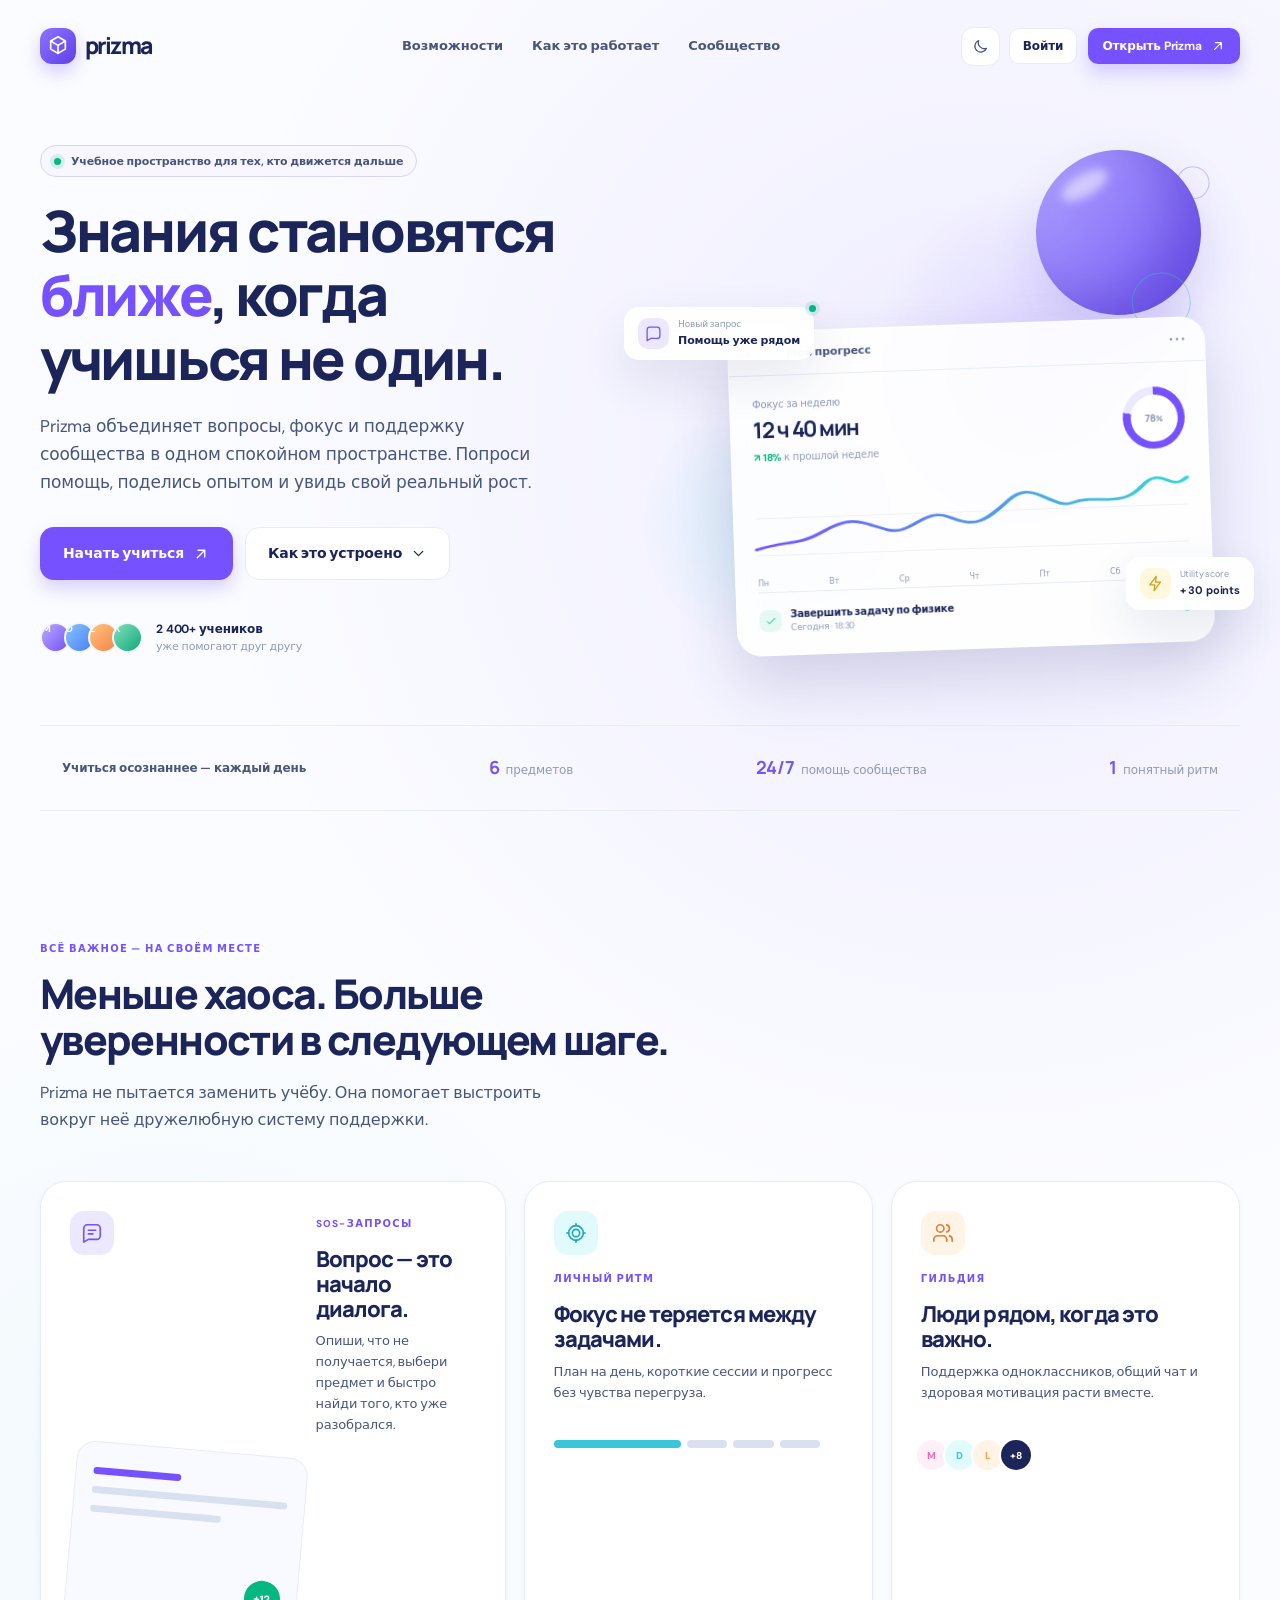
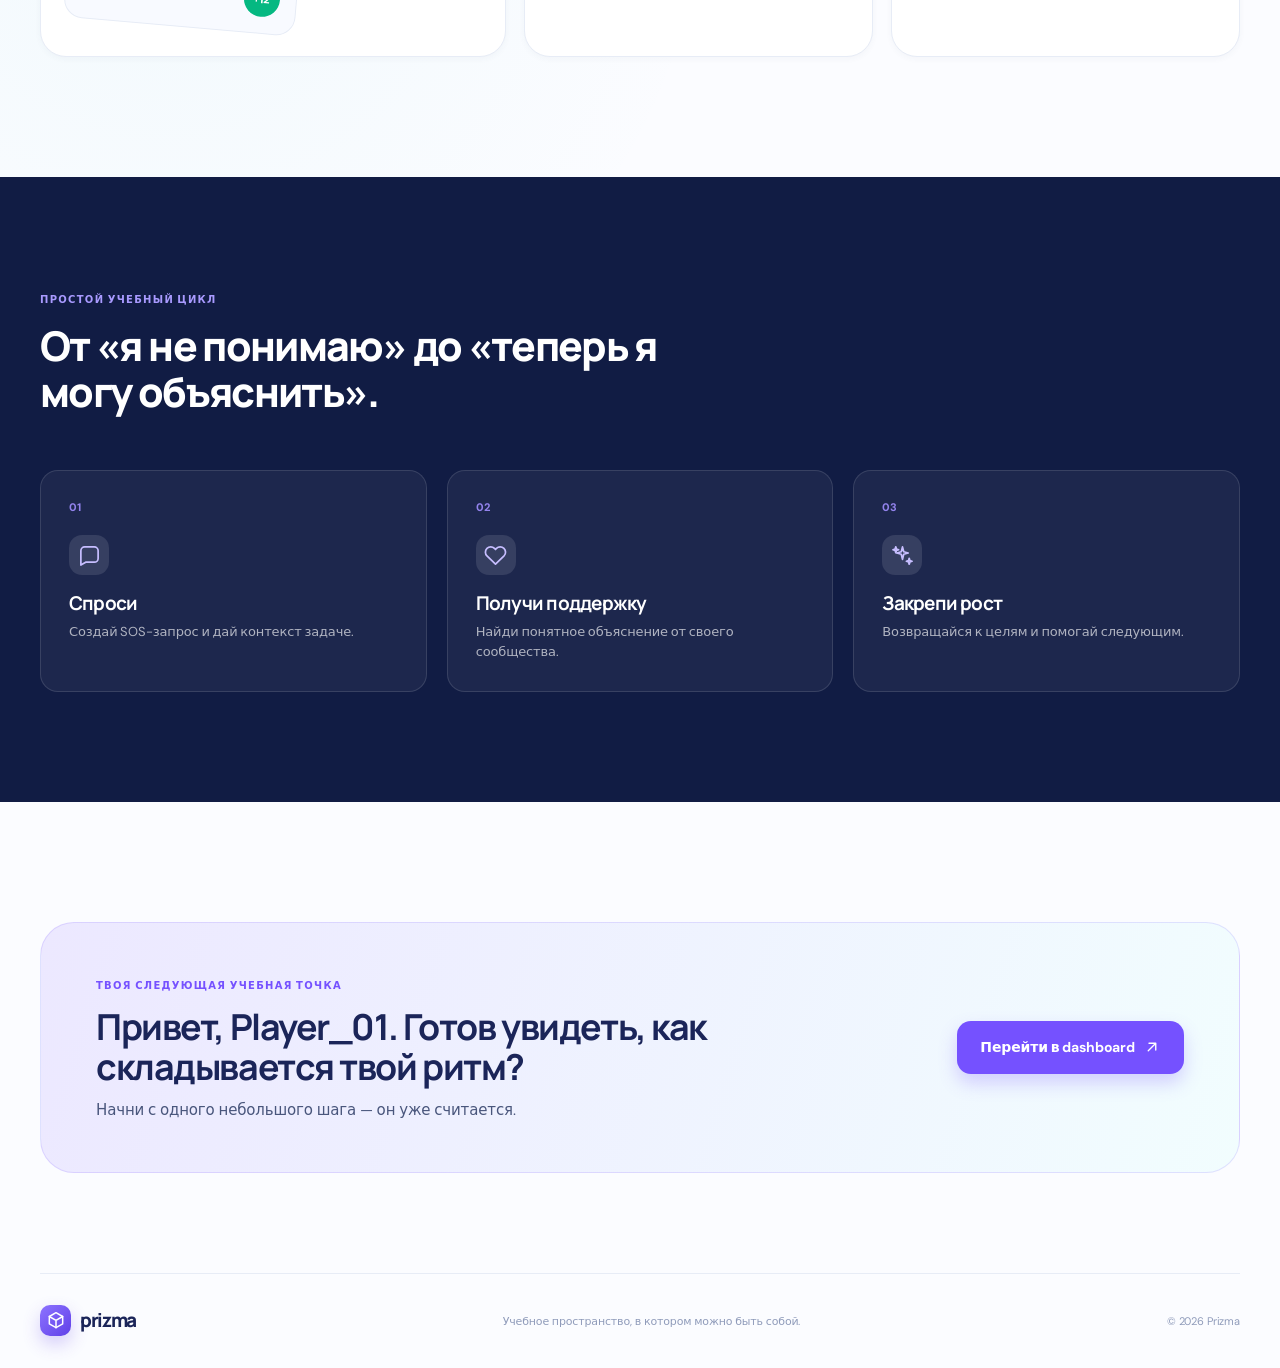
<file: index.html>
<!DOCTYPE html>
<html lang="ru">
<head>
  <meta charset="UTF-8">
  <meta name="viewport" content="width=device-width, initial-scale=1.0">
  <meta name="description" content="Prizma — учебное пространство для вопросов, фокуса и поддержки сообщества.">
  <meta name="theme-color" content="#f5f7ff">
  <title>Prizma — учиться в своём ритме</title>
  <link rel="icon" href="data:image/svg+xml,%3Csvg xmlns='http://www.w3.org/2000/svg' viewBox='0 0 24 24' fill='none' stroke='%237551ff' stroke-width='2'%3E%3Cpath d='m12 2 8 4.6v8.8L12 20l-8-4.6V6.6L12 2Z'/%3E%3Cpath d='m4 6.6 8 4.7 8-4.7M12 11.3V20'/%3E%3C/svg%3E">
  <link rel="stylesheet" href="css/prizma.css">
</head>
<body>
  <div id="app"></div>
  <script type="module" src="js/main.js"></script>
</body>
</html>
</file>
<file: css/prizma.css>
@import url('https://fonts.googleapis.com/css2?family=DM+Sans:opsz,wght@9..40,400;9..40,500;9..40,600;9..40,700;9..40,800&family=Manrope:wght@500;600;700;800&display=swap');

:root {
  color-scheme: light;
  --canvas: #f4f7fe;
  --canvas-deep: #eef2fc;
  --surface: #ffffff;
  --surface-subtle: #f8faff;
  --surface-muted: #f1f4fb;
  --surface-strong: #e9edfb;
  --ink: #1b2559;
  --ink-soft: #49567c;
  --muted: #8f9bba;
  --faint: #c7cfdf;
  --line: #e7ecf6;
  --line-strong: #d9e1f0;
  --primary: #7551ff;
  --primary-deep: #5b38e8;
  --primary-soft: #ece8ff;
  --cyan: #39c6d8;
  --cyan-soft: #e1fbfd;
  --green: #05b881;
  --green-soft: #e5f9f3;
  --orange: #ff9e42;
  --orange-soft: #fff4e6;
  --pink: #ef6bb7;
  --pink-soft: #fff0f8;
  --yellow: #f6c945;
  --yellow-soft: #fff8df;
  --danger: #e85663;
  --danger-soft: #fff0f1;
  --navy: #111c44;
  --shadow-xs: 0 2px 6px rgba(48, 65, 112, .04);
  --shadow-sm: 0 8px 24px rgba(48, 65, 112, .06);
  --shadow-md: 0 20px 48px rgba(48, 65, 112, .11);
  --shadow-lg: 0 32px 70px rgba(39, 35, 94, .16);
  --radius-xs: 8px;
  --radius-sm: 12px;
  --radius: 18px;
  --radius-lg: 26px;
  --radius-xl: 34px;
  --page-max: 1440px;
  --ease: cubic-bezier(.2, .8, .2, 1);
}

:root[data-theme='dark'] {
  color-scheme: dark;
  --canvas: #101527;
  --canvas-deep: #0c1122;
  --surface: #171e34;
  --surface-subtle: #1c2540;
  --surface-muted: #222d49;
  --surface-strong: #2a3655;
  --ink: #f1f4ff;
  --ink-soft: #c0c9e2;
  --muted: #8996ba;
  --faint: #536080;
  --line: #2a3651;
  --line-strong: #3a4868;
  --primary: #9075ff;
  --primary-deep: #7d5dff;
  --primary-soft: #2a2852;
  --cyan-soft: #133b48;
  --green-soft: #143d37;
  --orange-soft: #4b3320;
  --pink-soft: #48233d;
  --yellow-soft: #48401f;
  --danger-soft: #492832;
  --navy: #f4f6ff;
  --shadow-xs: 0 2px 8px rgba(0, 0, 0, .12);
  --shadow-sm: 0 10px 28px rgba(0, 0, 0, .17);
  --shadow-md: 0 24px 52px rgba(0, 0, 0, .24);
  --shadow-lg: 0 32px 78px rgba(0, 0, 0, .35);
}

* { box-sizing: border-box; }
html { min-width: 320px; min-height: 100%; background: var(--canvas); scroll-behavior: smooth; }
body { min-width: 320px; min-height: 100vh; margin: 0; background: var(--canvas); color: var(--ink); font-family: 'DM Sans', Inter, system-ui, sans-serif; font-size: 15px; line-height: 1.5; letter-spacing: -.01em; }
body.body--landing { background: #fbfcff; }
button, input, textarea, select { font: inherit; }
button { color: inherit; }
button, a { -webkit-tap-highlight-color: transparent; }
button:focus-visible, a:focus-visible, input:focus-visible, textarea:focus-visible, select:focus-visible { outline: 3px solid color-mix(in srgb, var(--primary) 37%, transparent); outline-offset: 2px; }
button:not(:disabled), [data-route], [data-action] { cursor: pointer; }
a { color: inherit; text-decoration: none; }
h1, h2, h3, h4, p { margin: 0; }
h1, h2, h3, h4 { font-family: 'Manrope', 'DM Sans', sans-serif; color: var(--ink); letter-spacing: -.04em; line-height: 1.12; }
svg.icon { display: block; flex: 0 0 auto; }

.container { width: min(calc(100% - 48px), 1200px); margin-inline: auto; }
.eyebrow { display: inline-flex; align-items: center; gap: 7px; color: var(--primary); font-size: 10px; font-weight: 800; letter-spacing: .13em; line-height: 1; text-transform: uppercase; }
.presence-dot { display: inline-block; width: 7px; height: 7px; border-radius: 50%; background: var(--green); box-shadow: 0 0 0 4px color-mix(in srgb, var(--green) 14%, transparent); }
.button { display: inline-flex; align-items: center; justify-content: center; gap: 8px; min-height: 44px; padding: 0 18px; border: 1px solid transparent; border-radius: 12px; background: transparent; color: var(--ink); font-size: 13px; font-weight: 700; letter-spacing: -.01em; transition: transform .2s var(--ease), box-shadow .2s var(--ease), background .2s var(--ease), border-color .2s var(--ease); }
.button:hover { transform: translateY(-1px); }
.button--primary { background: var(--primary); color: white; box-shadow: 0 9px 18px color-mix(in srgb, var(--primary) 25%, transparent); }
.button--primary:hover { background: var(--primary-deep); box-shadow: 0 12px 25px color-mix(in srgb, var(--primary) 35%, transparent); }
.button--soft { border-color: var(--primary-soft); background: var(--primary-soft); color: var(--primary-deep); }
.button--soft:hover { border-color: color-mix(in srgb, var(--primary) 25%, var(--primary-soft)); background: color-mix(in srgb, var(--primary) 16%, var(--surface)); }
.button--ghost { border-color: var(--line); background: var(--surface); }
.button--ghost:hover { border-color: var(--line-strong); background: var(--surface-subtle); }
.button--danger { border-color: color-mix(in srgb, var(--danger) 25%, var(--danger-soft)); background: var(--danger-soft); color: var(--danger); }
.button--danger:hover { background: color-mix(in srgb, var(--danger) 20%, var(--surface)); }
.button--large { min-height: 53px; padding-inline: 22px; font-size: 14px; border-radius: 14px; }
.button--compact { min-height: 36px; padding-inline: 13px; font-size: 12px; border-radius: 10px; }
.button--icon { width: 42px; min-height: 42px; padding: 0; }
.button--block { width: 100%; }
.text-button { display: inline-flex; align-items: center; gap: 5px; padding: 0; border: 0; background: none; color: var(--primary); font-size: 12px; font-weight: 700; }
.text-button:hover { color: var(--primary-deep); }
.text-button--light { color: rgba(255, 255, 255, .84); }
.text-button--light:hover { color: white; }
.icon-button { display: inline-grid; width: 39px; height: 39px; place-items: center; padding: 0; border: 1px solid var(--line); border-radius: 12px; background: var(--surface); color: var(--ink-soft); transition: all .2s var(--ease); }
.icon-button:hover { border-color: color-mix(in srgb, var(--primary) 30%, var(--line)); color: var(--primary); background: var(--primary-soft); }
.icon-button--small { width: 32px; height: 32px; border-radius: 10px; }
.theme-toggle { display: inline-grid; width: 39px; height: 39px; place-items: center; padding: 0; border: 1px solid var(--line); border-radius: 12px; background: var(--surface); color: var(--ink-soft); transition: all .2s var(--ease); }
.theme-toggle:hover { color: var(--primary); border-color: color-mix(in srgb, var(--primary) 35%, var(--line)); }

/* Branding and landing */
.brand { display: inline-flex; align-items: center; gap: 9px; padding: 0; border: 0; background: transparent; color: var(--ink); font-family: 'Manrope', sans-serif; font-size: 23px; font-weight: 800; letter-spacing: -.07em; }
.brand__mark { display: inline-grid; width: 36px; height: 36px; place-items: center; border-radius: 12px; background: linear-gradient(135deg, #8d73ff, #6040e8); color: #fff; box-shadow: 0 8px 18px rgba(91, 56, 232, .24); }
.brand__word { transform: translateY(-1px); }
.landing { overflow: hidden; background: radial-gradient(circle at 77% 15%, rgba(117, 81, 255, .09), transparent 29%), radial-gradient(circle at 13% 50%, rgba(65, 201, 214, .05), transparent 30%), #fbfcff; }
:root[data-theme='dark'] .landing { background: radial-gradient(circle at 77% 15%, rgba(144, 117, 255, .13), transparent 29%), radial-gradient(circle at 13% 50%, rgba(65, 201, 214, .08), transparent 30%), var(--canvas-deep); }
.landing-nav { display: flex; align-items: center; justify-content: space-between; height: 92px; gap: 22px; }
.landing-nav__links { display: flex; align-items: center; gap: 29px; margin-left: 70px; color: var(--ink-soft); font-size: 13px; font-weight: 600; }
.landing-nav__links button { padding: 0; border: 0; background: transparent; color: inherit; font-weight: inherit; }
.landing-nav__links button:hover { color: var(--primary); }
.landing-nav__actions { display: flex; align-items: center; gap: 9px; }
.landing-nav__cta { margin-left: 2px; }
.hero { display: grid; grid-template-columns: minmax(0, .94fr) minmax(500px, 1.06fr); align-items: center; min-height: 622px; padding: 53px 0 62px; gap: 36px; }
.hero__copy { position: relative; z-index: 1; max-width: 570px; padding-bottom: 8px; }
.hero__eyebrow { display: inline-flex; align-items: center; gap: 10px; min-height: 32px; padding: 0 13px; border: 1px solid color-mix(in srgb, var(--primary) 14%, var(--line)); border-radius: 100px; background: color-mix(in srgb, var(--primary) 5%, var(--surface)); color: var(--ink-soft); font-size: 11px; font-weight: 700; }
.hero h1 { max-width: 610px; margin-top: 22px; font-size: clamp(43px, 4.45vw, 68px); font-weight: 800; }
.hero h1 span { color: var(--primary); }
.hero__copy > p { max-width: 525px; margin-top: 22px; color: var(--ink-soft); font-size: 17px; line-height: 1.65; }
.hero__actions { display: flex; flex-wrap: wrap; align-items: center; gap: 12px; margin-top: 31px; }
.hero__people { display: flex; align-items: center; gap: 13px; margin-top: 40px; color: var(--muted); font-size: 11px; }
.hero__people strong, .hero__people span { display: block; }
.hero__people strong { color: var(--ink); font-size: 12px; }
.avatar-stack { display: flex; padding-left: 7px; }
.avatar-stack .avatar { margin-left: -7px; border: 2px solid var(--canvas); }
.avatar { display: inline-grid; overflow: hidden; width: 38px; height: 38px; place-items: center; border-radius: 50%; background: linear-gradient(135deg, #b2a3ff, #6d4ef3); color: white; font-size: 12px; font-weight: 800; line-height: 1; flex: 0 0 auto; }
.avatar img { width: 100%; height: 100%; object-fit: cover; }
.avatar--xs { width: 25px; height: 25px; font-size: 9px; }
.avatar--sm { width: 31px; height: 31px; font-size: 10px; }
.avatar--md { width: 40px; height: 40px; font-size: 13px; }
.avatar--lg { width: 44px; height: 44px; font-size: 14px; }
.avatar--xl { width: 66px; height: 66px; font-size: 21px; }
.avatar--xxl { width: 92px; height: 92px; font-size: 28px; }
.avatar--violet { background: linear-gradient(135deg, #baaaff, #7251f8); }
.avatar--blue { background: linear-gradient(135deg, #85c4ff, #4b7ff4); }
.avatar--cyan { background: linear-gradient(135deg, #83e3e9, #23bfcf); }
.avatar--green { background: linear-gradient(135deg, #80e1bb, #12a77b); }
.avatar--orange { background: linear-gradient(135deg, #ffc47f, #f38446); }
.avatar--pink { background: linear-gradient(135deg, #f9a0d1, #df5ca9); }
.avatar--yellow { background: linear-gradient(135deg, #ffe78e, #edb52e); color: #6b4b00; }
.avatar--muted { background: var(--surface-strong); color: var(--ink-soft); }
.hero__visual { position: relative; min-height: 502px; }
.hero-glow { position: absolute; z-index: 0; border-radius: 50%; filter: blur(2px); }
.hero-glow--one { top: 25px; right: 24px; width: 350px; height: 350px; background: radial-gradient(circle, rgba(129, 98, 255, .18), rgba(117, 81, 255, 0) 68%); }
.hero-glow--two { bottom: 8px; left: 20px; width: 245px; height: 245px; background: radial-gradient(circle, rgba(42, 205, 210, .14), rgba(42, 205, 210, 0) 72%); }
.hero-orb { position: absolute; top: -3px; right: 39px; z-index: 1; width: 165px; height: 165px; border-radius: 50%; background: linear-gradient(135deg, rgba(171, 157, 255, .95), rgba(100, 70, 243, .9)); box-shadow: inset -24px -23px 43px rgba(54, 28, 173, .26), 0 25px 50px rgba(93, 66, 217, .18); transform: rotate(-10deg); }
.hero-orb::before { content: ''; position: absolute; top: 19px; left: 32px; width: 51px; height: 22px; border-radius: 50%; background: rgba(255,255,255,.52); filter: blur(5px); transform: rotate(-20deg); }
.hero-orb span { position: absolute; top: 30px; right: -16px; width: 33px; height: 33px; border: 1px solid rgba(117, 81, 255, .35); border-radius: 50%; }
.hero-orb i { position: absolute; right: 23px; bottom: -23px; width: 59px; height: 59px; border: 1px solid rgba(43, 200, 210, .42); border-radius: 50%; }
.hero-window { position: absolute; z-index: 2; right: 30px; bottom: 6px; width: min(100%, 478px); overflow: hidden; border: 1px solid rgba(255,255,255,.8); border-radius: 25px; background: color-mix(in srgb, var(--surface) 88%, transparent); box-shadow: 0 28px 58px rgba(50, 48, 110, .17); backdrop-filter: blur(15px); transform: rotate(-2deg); }
:root[data-theme='dark'] .hero-window { border-color: rgba(255,255,255,.09); }
.hero-window__bar { display: flex; align-items: center; gap: 5px; height: 44px; padding: 0 17px; border-bottom: 1px solid var(--line); color: var(--muted); font-size: 11px; }
.hero-window__bar > span { width: 6px; height: 6px; border-radius: 50%; background: var(--faint); }
.hero-window__bar > span:first-child { background: var(--pink); }
.hero-window__bar > b { margin-left: 8px; color: var(--ink-soft); font-weight: 700; }
.hero-window__bar > em { margin-left: auto; font-style: normal; letter-spacing: 2px; }
.hero-window__body { padding: 21px 22px 19px; }
.hero-metric { display: flex; align-items: center; justify-content: space-between; }
.hero-metric > div > span, .hero-metric small { display: block; color: var(--muted); font-size: 10px; }
.hero-metric strong { display: block; margin: 2px 0 3px; color: var(--ink); font-family: 'Manrope', sans-serif; font-size: 22px; letter-spacing: -.05em; }
.hero-metric small b { color: var(--green); font-weight: 800; }
.hero-ring { display: grid; width: 62px; height: 62px; place-items: center; border-radius: 50%; background: conic-gradient(var(--primary) 0 78%, var(--primary-soft) 78% 100%); }
.hero-ring::before { content: ''; position: absolute; width: 47px; height: 47px; border-radius: 50%; background: var(--surface); }
.hero-ring span { position: relative; z-index: 1; color: var(--ink); font-family: 'Manrope'; font-size: 15px; font-weight: 800; }
.hero-ring small { display: inline; color: var(--muted); font-size: 8px; }
.hero-chart { position: relative; height: 113px; margin-top: 15px; border-bottom: 1px solid var(--line); }
.hero-chart::before, .hero-chart::after { content: ''; position: absolute; right: 0; left: 0; height: 1px; background: var(--line); opacity: .65; }
.hero-chart::before { top: 34%; }.hero-chart::after { top: 67%; }
.hero-chart svg { position: absolute; inset: 5px 0 22px; width: 100%; height: 78px; overflow: visible; }
.hero-chart__labels { position: absolute; right: 0; bottom: 3px; left: 0; display: flex; justify-content: space-between; color: var(--muted); font-size: 8px; }
.hero-task { display: flex; align-items: center; gap: 9px; padding-top: 14px; }
.hero-task__check { display: grid; width: 22px; height: 22px; place-items: center; border-radius: 8px; background: var(--green-soft); color: var(--green); }
.hero-task div { flex: 1; }
.hero-task strong, .hero-task small { display: block; }
.hero-task strong { color: var(--ink); font-size: 10px; }
.hero-task small { color: var(--muted); font-size: 9px; }
.subject-dot { display: inline-block; width: 8px; height: 8px; border-radius: 50%; background: var(--primary); }.subject-dot--blue { background: var(--cyan); }
.floating-card { position: absolute; z-index: 3; display: flex; align-items: center; gap: 9px; padding: 10px 13px; border: 1px solid rgba(255,255,255,.9); border-radius: 15px; background: color-mix(in srgb, var(--surface) 92%, transparent); box-shadow: var(--shadow-md); backdrop-filter: blur(12px); }
:root[data-theme='dark'] .floating-card { border-color: rgba(255,255,255,.1); }
.floating-card--ask { top: 154px; left: 1px; }.floating-card--score { right: -14px; bottom: 45px; }
.floating-card__icon { display: grid; width: 31px; height: 31px; place-items: center; border-radius: 10px; background: var(--primary-soft); color: var(--primary); }.floating-card__icon--yellow { background: var(--yellow-soft); color: #d69e12; }
.floating-card small, .floating-card strong { display: block; white-space: nowrap; }.floating-card small { color: var(--muted); font-size: 9px; }.floating-card strong { color: var(--ink); font-size: 11px; }
.floating-card > i { position: absolute; top: -3px; right: -3px; width: 7px; height: 7px; }
.trust-strip { display: flex; align-items: center; justify-content: space-between; min-height: 86px; padding: 0 22px; border-top: 1px solid var(--line); border-bottom: 1px solid var(--line); color: var(--muted); font-size: 12px; }
.trust-strip > span { color: var(--ink-soft); font-weight: 600; }.trust-strip div { display: flex; align-items: baseline; gap: 6px; }.trust-strip b { color: var(--primary); font-family: 'Manrope'; font-size: 18px; }
.feature-section { padding: 125px 0 120px; }.feature-section__intro { max-width: 670px; }.feature-section__intro h2, .flow-heading h2 { margin-top: 13px; font-size: clamp(30px, 3.2vw, 45px); font-weight: 800; }.feature-section__intro p { max-width: 560px; margin-top: 17px; color: var(--ink-soft); font-size: 16px; line-height: 1.65; }
.feature-grid { display: grid; grid-template-columns: 1.2fr .9fr .9fr; gap: 18px; margin-top: 48px; }.feature-card { position: relative; min-height: 315px; overflow: hidden; padding: 29px; border: 1px solid var(--line); border-radius: var(--radius-lg); background: var(--surface); box-shadow: var(--shadow-xs); }.feature-card:hover { border-color: color-mix(in srgb, var(--primary) 25%, var(--line)); box-shadow: var(--shadow-sm); }.feature-card--wide { display: grid; grid-template-columns: 1fr 160px; gap: 14px; }.feature-card h3 { max-width: 300px; margin-top: 14px; font-size: 22px; font-weight: 800; }.feature-card p { max-width: 310px; margin-top: 10px; color: var(--ink-soft); font-size: 13px; line-height: 1.6; }.feature-card__icon { display: grid; width: 44px; height: 44px; place-items: center; border-radius: 14px; }.feature-card__icon--violet { background: var(--primary-soft); color: var(--primary); }.feature-card__icon--cyan { background: var(--cyan-soft); color: #1da9ba; }.feature-card__icon--orange { background: var(--orange-soft); color: #e97d2d; }.feature-card .eyebrow { margin-top: 19px; }.feature-card--wide .eyebrow { margin-top: 0; }
.feature-card__preview { position: relative; align-self: end; height: 178px; padding: 25px 17px; border: 1px solid var(--line); border-radius: 19px; background: var(--surface-subtle); transform: rotate(5deg); }.preview-line { display: block; height: 7px; margin-bottom: 12px; border-radius: 999px; background: var(--line-strong); }.preview-line--short { width: 45%; background: var(--primary); }.preview-line--mid { width: 67%; }.preview-helper { position: absolute; right: 16px; bottom: 16px; display: grid; width: 36px; height: 36px; place-items: center; border-radius: 50%; background: var(--green); color: #fff; font-size: 11px; font-weight: 800; }.mini-progress { display: flex; gap: 6px; margin-top: 37px; }.mini-progress span, .mini-progress i { display: block; height: 8px; border-radius: 100px; }.mini-progress span { width: 44%; background: var(--cyan); }.mini-progress i { width: 14%; background: var(--line-strong); }.mini-avatars { display: flex; margin-top: 35px; }.mini-avatars span { display: grid; width: 34px; height: 34px; margin-left: -6px; place-items: center; border: 2px solid var(--surface); border-radius: 50%; background: var(--pink-soft); color: var(--pink); font-size: 10px; font-weight: 800; }.mini-avatars span:nth-child(2) { background: var(--cyan-soft); color: var(--cyan); }.mini-avatars span:nth-child(3) { background: var(--orange-soft); color: var(--orange); }.mini-avatars span:nth-child(4) { background: var(--ink); color: var(--surface); }
.flow-section { padding: 110px 0; background: var(--navy); color: white; }.flow-heading { max-width: 640px; }.flow-heading .eyebrow { color: #a99aff; }.flow-heading h2 { color: white; }.flow-steps { display: grid; grid-template-columns: repeat(3, 1fr); gap: 20px; margin-top: 55px; }.flow-steps article { position: relative; min-height: 207px; padding: 28px; border: 1px solid rgba(255,255,255,.12); border-radius: var(--radius); background: rgba(255,255,255,.05); }.flow-steps article > span { display: block; color: #9383ed; font-size: 11px; font-weight: 800; }.flow-steps i { display: grid; width: 40px; height: 40px; margin-top: 20px; place-items: center; border-radius: 13px; background: rgba(255,255,255,.11); color: #c7beff; }.flow-steps h3 { margin-top: 18px; color: white; font-size: 19px; }.flow-steps p { margin-top: 8px; color: rgba(255,255,255,.65); font-size: 13px; line-height: 1.55; }
.landing-cta { display: flex; align-items: center; justify-content: space-between; gap: 30px; margin-top: 120px; margin-bottom: 100px; padding: 50px 55px; border: 1px solid rgba(117,81,255,.16); border-radius: var(--radius-xl); background: linear-gradient(107deg, var(--primary-soft), color-mix(in srgb, var(--cyan-soft) 45%, var(--surface))); }.landing-cta h2 { max-width: 620px; margin-top: 12px; font-size: clamp(25px, 2.8vw, 38px); }.landing-cta p { margin-top: 12px; color: var(--ink-soft); }.landing-footer { display: flex; align-items: center; justify-content: space-between; gap: 15px; min-height: 95px; border-top: 1px solid var(--line); color: var(--muted); font-size: 11px; }.landing-footer .brand { font-size: 19px; }.landing-footer .brand__mark { width: 31px; height: 31px; border-radius: 10px; }

/* App shell */
.app-shell { display: grid; grid-template-columns: 272px minmax(0, 1fr); min-height: 100vh; background: var(--canvas); }.app-sidebar { position: sticky; top: 0; z-index: 20; display: flex; height: 100vh; flex-direction: column; padding: 23px 15px 16px; border-right: 1px solid var(--line); background: var(--surface); }.sidebar-top { display: flex; align-items: center; justify-content: space-between; padding: 0 9px 29px; }.brand--app { font-size: 21px; }.brand--app .brand__mark { width: 33px; height: 33px; border-radius: 10px; }.sidebar-close { display: none; }.app-navigation { display: flex; flex-direction: column; gap: 25px; }.nav-group { display: flex; flex-direction: column; gap: 7px; }.nav-group__label { padding-left: 13px; color: var(--muted); font-size: 9px; font-weight: 800; letter-spacing: .13em; text-transform: uppercase; }.nav-group__items { display: flex; flex-direction: column; gap: 2px; }.nav-item { position: relative; display: flex; min-height: 42px; align-items: center; gap: 12px; width: 100%; padding: 0 13px; border: 0; border-radius: 11px; background: transparent; color: var(--ink-soft); font-size: 13px; font-weight: 600; text-align: left; transition: all .18s var(--ease); }.nav-item:hover { background: var(--surface-subtle); color: var(--primary); }.nav-item--active { background: var(--primary-soft); color: var(--primary-deep); font-weight: 700; }.nav-item--active::before { content: ''; position: absolute; left: -15px; width: 3px; height: 21px; border-radius: 0 4px 4px 0; background: var(--primary); }.nav-item__icon { display: grid; color: currentColor; }.nav-item__badge { margin-left: auto; padding: 2px 6px; border-radius: 6px; background: color-mix(in srgb, var(--primary) 13%, var(--surface)); color: var(--primary); font-size: 8px; font-weight: 800; letter-spacing: .04em; }.sidebar-focus { margin-top: auto; padding: 16px; border-radius: 17px; background: linear-gradient(135deg, #7252f1, #5d3cdb); color: white; box-shadow: 0 13px 25px rgba(94,60,219,.21); }.sidebar-focus__top { display: flex; align-items: center; gap: 8px; color: rgba(255,255,255,.72); font-size: 10px; font-weight: 700; text-transform: uppercase; letter-spacing: .07em; }.sidebar-focus__icon { display: grid; color: #ddd7ff; }.sidebar-focus > strong { display: block; margin: 9px 0 10px; font-family: 'Manrope'; font-size: 15px; letter-spacing: -.03em; }.sidebar-focus .progress { height: 5px; background: rgba(255,255,255,.22); }.sidebar-focus .progress__fill { background: white; }.sidebar-focus .text-button { margin-top: 12px; font-size: 10px; }.sidebar-user { display: flex; align-items: center; gap: 10px; margin-top: 15px; padding: 11px 7px; }.sidebar-user__details { flex: 1; min-width: 0; padding: 0; border: 0; background: transparent; text-align: left; }.sidebar-user__details strong, .sidebar-user__details span { display: block; overflow: hidden; text-overflow: ellipsis; white-space: nowrap; }.sidebar-user__details strong { color: var(--ink); font-size: 12px; }.sidebar-user__details span { margin-top: 1px; color: var(--muted); font-size: 10px; }.app-main { min-width: 0; }.topbar { position: sticky; top: 0; z-index: 15; display: flex; min-height: 76px; align-items: center; justify-content: space-between; gap: 18px; padding: 14px clamp(23px, 3vw, 42px); border-bottom: 1px solid color-mix(in srgb, var(--line) 72%, transparent); background: color-mix(in srgb, var(--canvas) 86%, transparent); backdrop-filter: blur(16px); }.topbar__left, .topbar__right { display: flex; align-items: center; gap: 11px; }.breadcrumbs { display: flex; align-items: center; gap: 7px; color: var(--muted); font-size: 11px; }.breadcrumbs svg { color: var(--faint); }.breadcrumbs strong { color: var(--ink); font-weight: 700; }.menu-button { display: none; }.topbar-search { display: flex; min-width: 200px; align-items: center; gap: 9px; padding: 0 10px 0 12px; height: 39px; border: 1px solid var(--line); border-radius: 12px; background: var(--surface); color: var(--muted); font-size: 11px; text-align: left; transition: all .2s var(--ease); }.topbar-search:hover { border-color: var(--line-strong); color: var(--ink-soft); }.topbar-search kbd { margin-left: auto; padding: 2px 5px; border: 1px solid var(--line); border-radius: 5px; color: var(--muted); font-family: inherit; font-size: 9px; }.notification-button { position: relative; }.notification-button i { position: absolute; top: 8px; right: 8px; width: 6px; height: 6px; border: 1px solid var(--surface); border-radius: 50%; background: var(--pink); }.app-content { width: min(100%, var(--page-max)); margin-inline: auto; padding: 38px clamp(23px, 3vw, 42px) 54px; }.mobile-nav, .sidebar-scrim { display: none; }.page-enter { animation: page-in .35s var(--ease) both; }@keyframes page-in { from { opacity: 0; transform: translateY(7px); } to { opacity: 1; transform: translateY(0); } }
.page-title { display: flex; align-items: flex-end; justify-content: space-between; gap: 26px; margin-bottom: 29px; }.page-title h1 { margin-top: 7px; font-size: clamp(27px, 2.7vw, 37px); font-weight: 800; }.page-title p { max-width: 650px; margin-top: 10px; color: var(--ink-soft); font-size: 13px; }.page-title__actions { display: flex; flex-wrap: wrap; align-items: center; justify-content: flex-end; gap: 9px; }.date-pill { display: inline-flex; align-items: center; gap: 7px; height: 38px; padding: 0 11px; border: 1px solid var(--line); border-radius: 11px; background: var(--surface); color: var(--ink-soft); font-size: 11px; font-weight: 600; white-space: nowrap; }

/* Shared dashboard surfaces */
.section-card { border: 1px solid var(--line); border-radius: var(--radius); background: var(--surface); box-shadow: var(--shadow-xs); }.section-card:hover { box-shadow: var(--shadow-sm); }.card-heading { display: flex; align-items: flex-start; justify-content: space-between; gap: 14px; }.card-heading h2, .card-heading h3 { margin-top: 5px; font-size: 19px; font-weight: 800; }.section-heading { display: flex; align-items: flex-start; justify-content: space-between; gap: 16px; }.section-heading h2 { margin-top: 5px; font-size: 18px; font-weight: 800; }.section-heading p { margin-top: 6px; color: var(--muted); font-size: 11px; }.select-button { display: inline-flex; align-items: center; gap: 5px; min-height: 32px; padding: 0 8px; border: 1px solid var(--line); border-radius: 9px; background: var(--surface-subtle); color: var(--ink-soft); font-size: 10px; font-weight: 700; }.select-button:hover { color: var(--primary); border-color: color-mix(in srgb, var(--primary) 30%, var(--line)); }.progress { overflow: hidden; width: 100%; height: 7px; border-radius: 999px; background: var(--surface-strong); }.progress__fill { display: block; height: 100%; border-radius: inherit; transition: width .5s var(--ease); }.progress__fill--violet { background: linear-gradient(90deg, var(--primary), #a896ff); }.progress__fill--cyan { background: linear-gradient(90deg, #34bccc, #77e2e1); }.progress__fill--green { background: linear-gradient(90deg, #09b985, #6be2ba); }.progress__fill--orange { background: linear-gradient(90deg, #ff983b, #ffc471); }.progress__fill--pink { background: linear-gradient(90deg, #e965ad, #ffabda); }.progress__fill--blue { background: linear-gradient(90deg, #4d85f4, #80c8ff); }.progress__fill--yellow { background: linear-gradient(90deg, #e8b733, #ffe38b); }
.stats-grid { display: grid; gap: 16px; }.stats-grid--four { grid-template-columns: repeat(4, minmax(0, 1fr)); }.stat-card { position: relative; display: grid; min-height: 122px; grid-template-columns: 42px 1fr auto; align-content: start; gap: 10px; padding: 18px; border: 1px solid var(--line); border-radius: var(--radius); background: var(--surface); box-shadow: var(--shadow-xs); }.stat-card:hover { transform: translateY(-2px); box-shadow: var(--shadow-sm); }.stat-card__icon { display: grid; width: 41px; height: 41px; place-items: center; border-radius: 13px; }.stat-card__icon--violet { background: var(--primary-soft); color: var(--primary); }.stat-card__icon--pink { background: var(--pink-soft); color: var(--pink); }.stat-card__icon--orange { background: var(--orange-soft); color: var(--orange); }.stat-card__icon--yellow { background: var(--yellow-soft); color: #d69e12; }.stat-card__content span, .stat-card__content strong { display: block; }.stat-card__content span { padding-top: 1px; color: var(--muted); font-size: 10px; font-weight: 600; }.stat-card__content strong { margin-top: 4px; color: var(--ink); font-family: 'Manrope'; font-size: 19px; letter-spacing: -.05em; white-space: nowrap; }.stat-card__trend { padding-top: 2px; color: var(--green); font-size: 10px; font-weight: 800; }.stat-card__trend--negative { color: var(--danger); }.stat-card > small { grid-column: 1 / -1; align-self: end; color: var(--muted); font-size: 10px; }.dashboard-grid { display: grid; gap: 16px; margin-top: 16px; }.dashboard-grid--main { grid-template-columns: minmax(0, 1.65fr) minmax(290px, .75fr); }.dashboard-grid--bottom { grid-template-columns: 1.05fr 1.35fr 1.05fr; }.weekly-card, .level-card { min-height: 345px; padding: 24px; }.weekly-card__summary { display: flex; align-items: baseline; gap: 10px; margin-top: 25px; }.weekly-card__summary strong { color: var(--ink); font-family: 'Manrope'; font-size: 28px; letter-spacing: -.06em; }.weekly-card__summary span { color: var(--muted); font-size: 10px; }.weekly-card__summary b { color: var(--green); font-weight: 800; }.weekly-chart { position: relative; height: 203px; margin-top: 10px; }.weekly-chart__guides { position: absolute; inset: 9px 0 29px; display: flex; flex-direction: column; justify-content: space-between; }.weekly-chart__guides i { height: 1px; background: var(--line); }.weekly-chart svg { position: absolute; inset: 5px 0 28px; width: 100%; height: 165px; overflow: visible; }.weekly-chart__labels { position: absolute; right: 4px; bottom: 0; left: 4px; display: flex; justify-content: space-between; color: var(--muted); font-size: 10px; }.chart-point { position: absolute; z-index: 2; display: grid; width: 9px; height: 9px; border: 2px solid var(--surface); border-radius: 50%; background: var(--cyan); box-shadow: 0 0 0 2px var(--cyan); }.chart-point b { position: absolute; bottom: 15px; left: 50%; padding: 4px 6px; border-radius: 5px; background: var(--ink); color: var(--surface); font-size: 9px; font-weight: 700; white-space: nowrap; transform: translateX(-50%); }.level-card { display: flex; flex-direction: column; }.level-badge { padding: 5px 8px; border-radius: 7px; background: var(--primary-soft); color: var(--primary); font-size: 10px; font-weight: 800; }.level-card__center { display: flex; align-items: center; gap: 18px; margin: auto 0 20px; }.level-orbit { position: relative; display: grid; width: 112px; height: 112px; flex: 0 0 auto; place-items: center; border-radius: 50%; background: conic-gradient(var(--primary) 0 66%, var(--cyan) 66% 78%, var(--primary-soft) 78% 100%); }.level-orbit::after { content: ''; position: absolute; inset: 9px; border-radius: 50%; background: var(--surface); }.level-orbit__inner { position: relative; z-index: 1; text-align: center; }.level-orbit strong, .level-orbit span { display: block; }.level-orbit strong { font-family: 'Manrope'; font-size: 22px; letter-spacing: -.06em; }.level-orbit span { color: var(--muted); font-size: 9px; }.level-card__center p { color: var(--ink-soft); font-size: 11px; line-height: 1.55; }.level-card__progress > div { display: flex; justify-content: space-between; margin-bottom: 7px; color: var(--muted); font-size: 10px; }.level-card__progress strong { color: var(--primary); font-size: 10px; }.today-card, .request-preview-card, .activity-card { min-height: 313px; padding: 21px; }.timeline-list { display: flex; flex-direction: column; gap: 18px; margin-top: 23px; }.timeline-task { display: grid; grid-template-columns: 35px 25px 1fr; align-items: start; gap: 9px; }.timeline-task__time { padding-top: 4px; color: var(--muted); font-size: 10px; font-weight: 700; }.task-check { display: grid; width: 21px; height: 21px; place-items: center; padding: 0; border: 1.5px solid var(--line-strong); border-radius: 7px; background: var(--surface); color: white; }.timeline-task--done .task-check, .focus-task--done .task-check { border-color: var(--green); background: var(--green); }.timeline-task > div strong, .timeline-task > div span { display: block; }.timeline-task > div strong { color: var(--ink); font-size: 11px; }.timeline-task--done > div strong { color: var(--muted); text-decoration: line-through; }.timeline-task > div span { display: flex; align-items: center; gap: 4px; margin-top: 4px; color: var(--muted); font-size: 9px; }.subject-tag { display: inline-flex; width: fit-content; align-items: center; gap: 4px; min-height: 21px; padding: 0 7px; border-radius: 7px; font-size: 9px; font-weight: 800; white-space: nowrap; }.subject-tag--violet { background: var(--primary-soft); color: var(--primary-deep); }.subject-tag--blue { background: #eaf3ff; color: #427ae6; }.subject-tag--green { background: var(--green-soft); color: #08946c; }.subject-tag--orange { background: var(--orange-soft); color: #db772a; }.subject-tag--pink { background: var(--pink-soft); color: #d859a0; }.subject-tag--cyan { background: var(--cyan-soft); color: #149ead; }:root[data-theme='dark'] .subject-tag--blue { background: #1d3455; color: #7eb8ff; }
.compact-request-list { display: flex; flex-direction: column; gap: 8px; margin-top: 17px; }.request-preview-card .request-card { padding: 12px; border-radius: 12px; box-shadow: none; }.request-preview-card .request-card__top { margin-bottom: 6px; }.request-preview-card .request-card h3 { font-size: 11px; }.request-preview-card .request-card__bottom { margin-top: 9px; }.request-preview-card .request-author { font-size: 9px; }.request-preview-card .button { min-height: 29px; padding: 0 9px; font-size: 9px; }.activity-list { display: flex; flex-direction: column; gap: 14px; margin-top: 19px; }.activity-row { display: grid; grid-template-columns: 29px minmax(0,1fr) auto; gap: 8px; align-items: start; }.activity-row__icon { display: grid; width: 28px; height: 28px; place-items: center; border-radius: 9px; }.activity-row__icon--pink { background: var(--pink-soft); color: var(--pink); }.activity-row__icon--orange { background: var(--orange-soft); color: var(--orange); }.activity-row__icon--cyan { background: var(--cyan-soft); color: var(--cyan); }.activity-row strong, .activity-row p { display: block; }.activity-row strong { color: var(--ink); font-size: 10px; line-height: 1.35; }.activity-row p { margin-top: 2px; color: var(--muted); font-size: 9px; line-height: 1.35; }.activity-row time { color: var(--muted); font-size: 9px; white-space: nowrap; }

/* SOS requests */
.sos-layout { display: grid; grid-template-columns: minmax(0, 1fr) 277px; gap: 18px; }.sos-main { min-width: 0; }.search-and-filter { padding: 15px; }.search-field { display: flex; align-items: center; gap: 9px; height: 45px; padding: 0 11px; border: 1px solid var(--line); border-radius: 12px; background: var(--surface-subtle); color: var(--muted); transition: border-color .2s var(--ease), box-shadow .2s var(--ease); }.search-field:focus-within { border-color: color-mix(in srgb, var(--primary) 45%, var(--line)); box-shadow: 0 0 0 4px color-mix(in srgb, var(--primary) 10%, transparent); }.search-field input { min-width: 0; flex: 1; border: 0; outline: 0; background: transparent; color: var(--ink); font-size: 12px; }.search-field input::placeholder { color: var(--muted); }.search-field kbd { padding: 2px 5px; border: 1px solid var(--line); border-radius: 5px; color: var(--muted); font-size: 9px; }.filter-row { display: flex; gap: 7px; overflow-x: auto; padding-top: 13px; scrollbar-width: none; }.filter-row::-webkit-scrollbar { display: none; }.filter-chip { display: inline-flex; min-height: 30px; align-items: center; gap: 5px; padding: 0 9px; border: 1px solid var(--line); border-radius: 8px; background: var(--surface); color: var(--ink-soft); font-size: 10px; font-weight: 700; white-space: nowrap; }.filter-chip:hover { color: var(--primary); border-color: color-mix(in srgb, var(--primary) 32%, var(--line)); }.filter-chip--active { border-color: var(--primary); background: var(--primary); color: white; }.filter-chip span { padding: 1px 5px; border-radius: 5px; background: rgba(255,255,255,.2); }.feed-heading { display: flex; align-items: flex-end; justify-content: space-between; gap: 13px; margin: 27px 2px 14px; }.feed-heading h2 { margin-top: 4px; font-size: 18px; }.request-list { display: flex; flex-direction: column; gap: 11px; }.request-card { padding: 18px; border: 1px solid var(--line); border-radius: var(--radius); background: var(--surface); box-shadow: var(--shadow-xs); transition: transform .2s var(--ease), box-shadow .2s var(--ease), border-color .2s var(--ease); }.request-card:hover { border-color: color-mix(in srgb, var(--primary) 27%, var(--line)); box-shadow: var(--shadow-sm); transform: translateY(-1px); }.request-card--resolved { opacity: .73; }.request-card__top, .request-card__bottom { display: flex; align-items: center; justify-content: space-between; gap: 12px; }.request-card__time { color: var(--muted); font-size: 10px; }.request-card h3 { max-width: 800px; margin-top: 12px; font-size: 15px; font-weight: 800; line-height: 1.38; }.request-card > p { margin-top: 6px; color: var(--ink-soft); font-size: 11px; line-height: 1.55; }.request-card__bottom { margin-top: 15px; }.request-author { display: flex; align-items: center; gap: 7px; color: var(--ink-soft); font-size: 10px; font-weight: 700; }.request-card__actions { display: flex; align-items: center; gap: 8px; }.reward-pill { display: inline-flex; align-items: center; gap: 3px; color: #c78e10; font-size: 10px; font-weight: 800; }.status-pill { display: inline-flex; align-items: center; gap: 4px; min-height: 28px; padding: 0 8px; border-radius: 8px; font-size: 9px; font-weight: 800; }.status-pill--success { background: var(--green-soft); color: var(--green); }.request-delete { color: var(--danger); }.sos-aside { display: flex; flex-direction: column; gap: 16px; }.ask-card { padding: 22px; background: linear-gradient(140deg, #7254ed, #5533cf); color: white; box-shadow: 0 18px 36px rgba(91,56,232,.23); }.ask-card .eyebrow { margin-top: 18px; color: #d6ceff; }.ask-card__icon { display: grid; width: 42px; height: 42px; place-items: center; border-radius: 13px; background: rgba(255,255,255,.13); color: #fff; }.ask-card h3 { margin-top: 11px; color: white; font-size: 20px; }.ask-card p { margin-top: 10px; color: rgba(255,255,255,.75); font-size: 11px; line-height: 1.6; }.ask-card .button { margin-top: 20px; background: white; color: var(--primary-deep); box-shadow: none; }.subject-stat-card { padding: 19px; }.subject-stat-card h3 { font-size: 16px; }.subject-stat-list { display: flex; flex-direction: column; gap: 12px; margin-top: 19px; }.subject-stat-list > div { display: grid; grid-template-columns: 1fr 22px; align-items: center; gap: 6px 9px; }.subject-stat-list b { color: var(--ink); font-size: 10px; text-align: right; }.subject-stat-list .progress { grid-column: 1 / -1; height: 4px; }.empty-state { display: flex; min-height: 230px; align-items: center; justify-content: center; flex-direction: column; padding: 27px; border: 1px dashed var(--line-strong); border-radius: var(--radius); background: var(--surface-subtle); text-align: center; }.empty-state__icon { display: grid; width: 46px; height: 46px; place-items: center; border-radius: 15px; background: var(--primary-soft); color: var(--primary); }.empty-state h3 { margin-top: 12px; font-size: 16px; }.empty-state p { max-width: 270px; margin-top: 6px; color: var(--muted); font-size: 11px; }.empty-state .button { margin-top: 16px; }

/* Subjects */
.subject-explorer { display: grid; grid-template-columns: repeat(3, minmax(0, 1fr)); gap: 16px; }.subject-explorer-card { position: relative; min-height: 339px; overflow: hidden; padding: 22px; border: 1px solid var(--line); border-radius: var(--radius); background: var(--surface); box-shadow: var(--shadow-xs); }.subject-explorer-card::after { content: ''; position: absolute; top: -42px; right: -39px; width: 138px; height: 138px; border-radius: 50%; opacity: .75; }.subject-explorer-card--violet::after { background: var(--primary-soft); }.subject-explorer-card--blue::after { background: #e7f2ff; }.subject-explorer-card--green::after { background: var(--green-soft); }.subject-explorer-card--orange::after { background: var(--orange-soft); }.subject-explorer-card--pink::after { background: var(--pink-soft); }.subject-explorer-card--cyan::after { background: var(--cyan-soft); }:root[data-theme='dark'] .subject-explorer-card--blue::after { background: #1d3455; }.subject-explorer-card__top { position: relative; z-index: 1; display: flex; align-items: flex-start; justify-content: space-between; }.subject-explorer-card__symbol { display: grid; width: 49px; height: 49px; place-items: center; border-radius: 16px; background: var(--surface-subtle); color: var(--ink); font-size: 22px; box-shadow: var(--shadow-xs); }.subject-open-count { padding: 4px 7px; border-radius: 7px; background: var(--surface-subtle); color: var(--muted); font-size: 9px; font-weight: 800; }.subject-explorer-card h2 { margin-top: 19px; font-size: 21px; }.subject-explorer-card > p { min-height: 35px; margin-top: 6px; color: var(--ink-soft); font-size: 11px; line-height: 1.55; }.resource-list { display: flex; flex-direction: column; gap: 7px; margin-top: 17px; }.resource-row { display: grid; grid-template-columns: 52px minmax(0, 1fr) 15px; align-items: center; gap: 8px; width: 100%; padding: 8px; border: 1px solid transparent; border-radius: 10px; background: var(--surface-subtle); color: var(--ink); text-align: left; }.resource-row:hover { border-color: var(--line-strong); }.resource-row__type { color: var(--primary); font-size: 8px; font-weight: 800; text-transform: uppercase; }.resource-row strong, .resource-row small { display: block; overflow: hidden; text-overflow: ellipsis; white-space: nowrap; }.resource-row strong { font-size: 9px; }.resource-row small { display: flex; align-items: center; gap: 3px; margin-top: 2px; color: var(--muted); font-size: 8px; }.resource-row > i { color: var(--muted); }.subject-explorer-card > .text-button { position: absolute; bottom: 21px; left: 22px; }.study-callout { display: flex; align-items: center; gap: 20px; margin-top: 21px; padding: 29px; border: 1px solid color-mix(in srgb, var(--cyan) 18%, var(--line)); border-radius: var(--radius); background: linear-gradient(105deg, color-mix(in srgb, var(--cyan-soft) 58%, var(--surface)), var(--surface)); }.study-callout__mark { display: grid; width: 53px; height: 53px; flex: 0 0 auto; place-items: center; border-radius: 17px; background: var(--cyan-soft); color: var(--cyan); }.study-callout > div:nth-child(2) { flex: 1; }.study-callout h2 { margin-top: 6px; font-size: 19px; }.study-callout p { margin-top: 6px; color: var(--ink-soft); font-size: 11px; }

/* Guild and leaderboard */
.guild-overview { display: grid; grid-template-columns: minmax(0, 1fr) 280px; gap: 17px; }.guild-hero-card { position: relative; display: flex; min-height: 252px; overflow: hidden; padding: 30px; border-radius: var(--radius-lg); background: linear-gradient(122deg, #352382, #7253ed); color: white; box-shadow: 0 20px 42px rgba(93,60,219,.23); }.guild-hero-card__copy { position: relative; z-index: 1; max-width: 495px; }.guild-hero-card .eyebrow { color: #c9c0ff; }.guild-hero-card h2 { margin-top: 10px; color: white; font-size: 27px; }.guild-hero-card p { max-width: 460px; margin-top: 10px; color: rgba(255,255,255,.7); font-size: 12px; line-height: 1.65; }.guild-hero-card__stats { display: flex; gap: 32px; margin-top: 24px; }.guild-hero-card__stats div { display: flex; flex-direction: column; }.guild-hero-card__stats b { font-family: 'Manrope'; font-size: 18px; }.guild-hero-card__stats span { color: rgba(255,255,255,.64); font-size: 9px; }.guild-hero-card__art { position: absolute; right: 35px; bottom: 0; width: 213px; height: 100%; }.guild-shape { position: absolute; display: block; border-radius: 50%; }.guild-shape--one { top: 18px; right: 3px; width: 145px; height: 145px; border: 1px solid rgba(255,255,255,.25); }.guild-shape--two { right: 43px; bottom: -39px; width: 170px; height: 170px; background: rgba(174, 151, 255, .32); }.guild-shape--three { top: 47px; left: 12px; width: 20px; height: 20px; background: #42ddd8; box-shadow: 31px 113px 0 -4px #ffa747; }.guild-hero-orb { position: absolute; top: 62px; right: 37px; display: grid; width: 83px; height: 83px; place-items: center; border: 1px solid rgba(255,255,255,.38); border-radius: 29px; background: rgba(255,255,255,.15); color: white; box-shadow: inset 0 1px rgba(255,255,255,.2); transform: rotate(19deg); }.guild-quest-card { padding: 24px; }.guild-quest-card h3 { margin-top: 9px; font-size: 18px; }.guild-quest-card p { margin: 7px 0 17px; color: var(--ink-soft); font-size: 11px; line-height: 1.55; }.guild-quest-card > div:last-child { display: flex; justify-content: space-between; margin-top: 8px; color: var(--muted); font-size: 9px; }.guild-quest-card > div:last-child strong { color: var(--primary); font-weight: 800; }.guild-grid { display: grid; grid-template-columns: .84fr 1.16fr; gap: 17px; margin-top: 17px; }.guild-members-card, .guild-chat-card { min-height: 461px; padding: 23px; }.member-list { display: flex; flex-direction: column; gap: 6px; margin-top: 20px; }.member-row { display: grid; grid-template-columns: 41px minmax(0, 1fr) auto; align-items: center; gap: 10px; padding: 8px 7px; border-radius: 12px; }.member-row:hover { background: var(--surface-subtle); }.member-row__avatar-wrap { position: relative; }.member-status { position: absolute; right: -1px; bottom: -1px; width: 10px; height: 10px; border: 2px solid var(--surface); border-radius: 50%; }.member-status--online { background: var(--green); }.member-status--away { background: var(--yellow); }.member-status--offline { background: var(--faint); }.member-row strong, .member-row span { display: block; overflow: hidden; text-overflow: ellipsis; white-space: nowrap; }.member-row strong { font-size: 11px; }.member-row span { margin-top: 1px; color: var(--muted); font-size: 9px; }.member-row b { display: flex; align-items: center; gap: 3px; color: #c48d11; font-size: 10px; }.live-pill { display: inline-flex; align-items: center; gap: 5px; padding: 4px 7px; border-radius: 7px; background: var(--green-soft); color: var(--green); font-size: 9px; font-weight: 800; text-transform: uppercase; }.live-pill i { width: 5px; height: 5px; border-radius: 50%; background: currentColor; }.chat-list { display: flex; height: 320px; flex-direction: column; gap: 10px; overflow: auto; margin-top: 19px; padding-right: 4px; }.chat-list .empty-state { min-height: 220px; }.chat-message { max-width: 88%; padding: 10px 11px; border: 1px solid var(--line); border-radius: 4px 13px 13px 13px; background: var(--surface-subtle); }.chat-message > div { display: flex; align-items: center; gap: 6px; }.chat-message strong { color: var(--ink); font-size: 10px; }.chat-message time { margin-left: auto; color: var(--muted); font-size: 8px; }.chat-message p { margin: 6px 1px 0 31px; color: var(--ink-soft); font-size: 11px; line-height: 1.45; }.chat-compose { display: flex; gap: 8px; margin-top: 12px; }.chat-compose input { min-width: 0; height: 42px; flex: 1; padding: 0 12px; border: 1px solid var(--line); border-radius: 11px; outline: 0; background: var(--surface-subtle); color: var(--ink); font-size: 11px; }.chat-compose input:focus { border-color: color-mix(in srgb, var(--primary) 45%, var(--line)); }.leaderboard-hero { overflow: hidden; padding: 27px 34px 0; border-radius: var(--radius-lg); background: linear-gradient(135deg, #1c255c, #4c3dbb); color: white; box-shadow: 0 22px 45px rgba(41,40,100,.21); }.leaderboard-hero__top { display: flex; align-items: flex-start; justify-content: space-between; gap: 15px; }.leaderboard-hero .eyebrow { color: #c8c0ff; }.leaderboard-hero h2 { margin-top: 8px; color: white; font-size: 26px; }.leaderboard-hero .date-pill { border-color: rgba(255,255,255,.16); background: rgba(255,255,255,.1); color: rgba(255,255,255,.8); }.podium { display: flex; align-items: flex-end; justify-content: center; gap: 20px; height: 269px; margin-top: 4px; }.podium__place { position: relative; display: flex; width: 138px; flex-direction: column; align-items: center; padding-bottom: 14px; text-align: center; }.podium__place .avatar { position: relative; z-index: 2; border: 3px solid rgba(255,255,255,.68); }.podium__place strong, .podium__place small { position: relative; z-index: 2; display: block; }.podium__place strong { margin-top: 8px; color: white; font-size: 11px; }.podium__place small { display: flex; align-items: center; gap: 3px; margin-top: 3px; color: #f8dd7f; font-size: 10px; }.podium__place i { position: absolute; right: 0; bottom: 0; left: 0; height: 91px; border-radius: 16px 16px 0 0; background: rgba(255,255,255,.12); }.podium__place--1 { order: 2; }.podium__place--1 i { height: 133px; background: rgba(255,255,255,.23); }.podium__place--2 { order: 1; }.podium__place--3 { order: 3; }.podium__rank { position: relative; z-index: 3; display: grid; width: 24px; height: 24px; margin-bottom: -8px; place-items: center; border-radius: 50%; background: var(--yellow); color: #725400; font-size: 10px; font-weight: 800; }.podium__place--2 .podium__rank { background: #d4dcf5; color: #56617e; }.podium__place--3 .podium__rank { background: #ffba80; color: #8c4e12; }.leaderboard-table-card { margin-top: 18px; padding: 24px; }.table-caption { color: var(--muted); font-size: 10px; }.leaderboard-table { margin-top: 19px; }.leaderboard-table__head, .leaderboard-table__row { display: grid; grid-template-columns: 85px minmax(180px, 1fr) .7fr .6fr; align-items: center; gap: 12px; }.leaderboard-table__head { min-height: 33px; padding: 0 13px; color: var(--muted); font-size: 9px; font-weight: 800; letter-spacing: .08em; text-transform: uppercase; }.leaderboard-table__row { min-height: 61px; padding: 7px 13px; border-top: 1px solid var(--line); color: var(--ink-soft); font-size: 11px; }.leaderboard-table__row:hover { background: var(--surface-subtle); }.leaderboard-table__row--self { border-radius: 11px; background: var(--primary-soft); }.rank-cell { color: var(--muted); font-weight: 800; }.rank-medal { display: grid; width: 24px; height: 24px; place-items: center; border-radius: 7px; background: var(--yellow-soft); color: #c48d11; font-style: normal; font-size: 10px; }.rank-medal--2 { background: var(--surface-strong); color: var(--ink-soft); }.rank-medal--3 { background: var(--orange-soft); color: var(--orange); }.player-cell { display: flex; align-items: center; gap: 8px; }.player-cell strong { color: var(--ink); font-size: 11px; }.player-cell em { display: inline-block; margin-left: 5px; padding: 1px 4px; border-radius: 4px; background: var(--primary); color: white; font-size: 8px; font-style: normal; }.rank-name { color: var(--muted); }.score-cell { display: flex; align-items: center; gap: 3px; color: #c48d11; font-weight: 800; }

/* Progress, profile and settings */
.progress-hero-card { position: relative; display: flex; align-items: center; gap: 35px; overflow: hidden; padding: 29px; border-radius: var(--radius-lg); background: linear-gradient(110deg, #1d265e, #5343c2); color: white; box-shadow: 0 20px 46px rgba(41,40,100,.2); }.progress-hero-card::after { content: ''; position: absolute; top: -93px; right: -58px; width: 317px; height: 317px; border: 1px solid rgba(255,255,255,.15); border-radius: 50%; }.progress-hero-card__identity { position: relative; z-index: 1; display: flex; align-items: center; gap: 18px; flex: 1; }.progress-hero-card .avatar { border: 3px solid rgba(255,255,255,.55); }.progress-hero-card .eyebrow { color: #c8c0ff; }.progress-hero-card h2 { margin-top: 7px; color: white; font-size: 27px; }.progress-hero-card p { margin-top: 4px; color: rgba(255,255,255,.7); font-size: 11px; }.progress-hero-card__metrics { position: relative; z-index: 1; display: grid; width: min(100%, 395px); grid-template-columns: 1fr 1fr; gap: 25px; }.progress-hero-card__metrics > div { display: flex; flex-direction: column; gap: 7px; }.progress-hero-card__metrics span { color: rgba(255,255,255,.65); font-size: 10px; }.progress-hero-card__metrics strong { color: white; font-family: 'Manrope'; font-size: 17px; }.progress-hero-card__metrics small { color: rgba(255,255,255,.55); font-size: 10px; }.progress-hero-card .progress { background: rgba(255,255,255,.17); }.progress-hero-card .progress__fill--violet { background: #b7aaff; }.progress-hero-card .progress__fill--cyan { background: #62dedc; }.progress-hero-card__mark { position: absolute; right: 36px; bottom: 26px; color: rgba(255,255,255,.13); }.progress-stats { margin-top: 17px; }.progress-layout { display: grid; grid-template-columns: .76fr 1.24fr; gap: 17px; margin-top: 17px; }.daily-focus-card, .achievement-card { min-height: 320px; padding: 23px; }.tasks-counter { display: inline-grid; min-width: 38px; height: 27px; place-items: center; border-radius: 8px; background: var(--primary-soft); color: var(--primary); font-size: 10px; font-weight: 800; }.focus-task-list { display: flex; flex-direction: column; gap: 7px; margin: 18px 0; }.focus-task { display: grid; grid-template-columns: 23px minmax(0,1fr) auto; align-items: center; gap: 9px; width: 100%; padding: 10px; border: 1px solid transparent; border-radius: 11px; background: var(--surface-subtle); color: var(--ink); text-align: left; }.focus-task:hover { border-color: var(--line-strong); }.focus-task > span:nth-child(2) strong, .focus-task > span:nth-child(2) small { display: block; }.focus-task > span:nth-child(2) strong { font-size: 10px; }.focus-task > span:nth-child(2) small { margin-top: 2px; color: var(--muted); font-size: 9px; }.focus-task--done > span:nth-child(2) strong { color: var(--muted); text-decoration: line-through; }.achievement-grid { display: grid; grid-template-columns: 1fr 1fr; gap: 8px; margin-top: 18px; }.achievement { display: grid; grid-template-columns: 34px minmax(0,1fr) 16px; gap: 8px; padding: 11px; border: 1px solid var(--line); border-radius: 12px; color: var(--faint); }.achievement--unlocked { border-color: color-mix(in srgb, var(--primary) 18%, var(--line)); background: var(--surface-subtle); color: var(--primary); }.achievement__icon { display: grid; width: 33px; height: 33px; place-items: center; border-radius: 10px; background: var(--surface-muted); color: var(--faint); }.achievement--unlocked .achievement__icon--yellow { background: var(--yellow-soft); color: #d69e12; }.achievement--unlocked .achievement__icon--pink { background: var(--pink-soft); color: var(--pink); }.achievement--unlocked .achievement__icon--orange { background: var(--orange-soft); color: var(--orange); }.achievement--unlocked .achievement__icon--violet { background: var(--primary-soft); color: var(--primary); }.achievement strong { display: block; color: var(--ink-soft); font-size: 10px; }.achievement--unlocked strong { color: var(--ink); }.achievement p { margin-top: 2px; color: var(--muted); font-size: 8px; line-height: 1.35; }.achievement small { display: block; margin-top: 3px; color: var(--muted); font-size: 8px; }.calendar-card { margin-top: 17px; padding: 23px; }.calendar-legend { display: flex; gap: 10px; color: var(--muted); font-size: 9px; }.calendar-legend span { display: flex; align-items: center; gap: 4px; }.calendar-grid { margin-top: 18px; }.calendar-grid__weekdays, .calendar-grid__days { display: grid; grid-template-columns: repeat(7, 1fr); }.calendar-grid__weekdays { margin-bottom: 5px; color: var(--muted); font-size: 9px; font-weight: 800; text-align: center; }.calendar-grid__days { gap: 4px; }.calendar-day { position: relative; aspect-ratio: 1.56; padding: 0; border: 0; border-radius: 8px; background: var(--surface-subtle); color: var(--ink-soft); font-size: 10px; }.calendar-day:hover { background: var(--primary-soft); color: var(--primary); }.calendar-day--muted { color: var(--faint); }.calendar-day--today { border: 1px solid var(--primary); background: var(--primary-soft); color: var(--primary); font-weight: 800; }.calendar-dot { display: inline-block; width: 5px; height: 5px; border-radius: 50%; }.calendar-day .calendar-dot { position: absolute; bottom: 5px; left: 50%; transform: translateX(-50%); }.calendar-dot--violet { background: var(--primary); }.calendar-dot--cyan { background: var(--cyan); }.calendar-dot--pink { background: var(--pink); }.calendar-dot--orange { background: var(--orange); }.calendar-dot--green { background: var(--green); }
.profile-hero { position: relative; overflow: hidden; min-height: 255px; border-radius: var(--radius-lg); background: var(--surface); box-shadow: var(--shadow-sm); }.profile-hero__background { position: absolute; top: 0; right: 0; left: 0; height: 112px; overflow: hidden; background: linear-gradient(115deg, #31227f, #7452ef); }.profile-hero__background span, .profile-hero__background i, .profile-hero__background b { position: absolute; display: block; border-radius: 50%; }.profile-hero__background span { top: -81px; right: 18%; width: 202px; height: 202px; border: 1px solid rgba(255,255,255,.26); }.profile-hero__background i { top: 22px; right: 8%; width: 71px; height: 71px; background: rgba(182,167,255,.45); }.profile-hero__background b { top: 68px; left: 12%; width: 23px; height: 23px; background: #51d5d3; }.profile-hero__content { position: relative; z-index: 1; display: flex; align-items: flex-end; gap: 19px; min-height: 255px; padding: 0 31px 28px; }.profile-hero .avatar { margin-top: 69px; border: 4px solid var(--surface); box-shadow: var(--shadow-md); }.profile-hero__details { flex: 1; }.profile-hero__details h1 { margin-top: 7px; font-size: 28px; }.profile-hero__details p { margin-top: 5px; color: var(--muted); font-size: 11px; }.profile-hero__details > div { display: flex; flex-wrap: wrap; gap: 7px; margin-top: 12px; }.profile-hero__details > div span { display: inline-flex; align-items: center; gap: 4px; padding: 4px 6px; border-radius: 6px; background: var(--surface-subtle); color: var(--ink-soft); font-size: 9px; font-weight: 700; }.profile-layout { display: grid; grid-template-columns: .76fr 1.24fr; gap: 17px; margin-top: 17px; }.profile-about-card, .profile-requests-card { min-height: 285px; padding: 23px; }.profile-score { display: flex; align-items: center; gap: 10px; margin-top: 20px; padding: 13px; border-radius: 13px; background: var(--primary-soft); }.profile-score > span { display: grid; width: 37px; height: 37px; place-items: center; border-radius: 11px; background: var(--primary); color: white; }.profile-score small, .profile-score strong { display: block; }.profile-score small { color: var(--ink-soft); font-size: 9px; }.profile-score strong { color: var(--primary-deep); font-family: 'Manrope'; font-size: 19px; letter-spacing: -.04em; }.profile-score i { margin-left: auto; color: var(--primary); font-size: 10px; font-style: normal; font-weight: 800; }.profile-metric-grid { display: grid; grid-template-columns: repeat(3, 1fr); gap: 7px; margin-top: 14px; }.profile-metric-grid > div { padding: 10px; border: 1px solid var(--line); border-radius: 10px; }.profile-metric-grid span, .profile-metric-grid strong { display: block; }.profile-metric-grid span { color: var(--muted); font-size: 9px; }.profile-metric-grid strong { margin-top: 3px; color: var(--ink); font-family: 'Manrope'; font-size: 16px; }.profile-request-list { display: flex; flex-direction: column; gap: 7px; margin-top: 16px; }.profile-request-list .request-card { padding: 10px; border-radius: 11px; box-shadow: none; }.profile-request-list .request-card h3 { font-size: 10px; }.profile-request-list .request-card__top { margin-bottom: 5px; }.profile-request-list .request-card__bottom { margin-top: 6px; }.profile-request-list .request-author { font-size: 8px; }.profile-request-list .button { min-height: 26px; padding: 0 8px; font-size: 8px; }.profile-request-list .empty-state { min-height: 141px; padding: 16px; }.profile-request-list .empty-state__icon { width: 36px; height: 36px; }.profile-request-list .empty-state h3 { margin-top: 7px; font-size: 13px; }.profile-request-list .empty-state p { font-size: 9px; }.profile-request-list .empty-state .button { margin-top: 9px; }
.settings-layout { display: grid; grid-template-columns: repeat(3, minmax(0, 1fr)); gap: 17px; align-items: start; }.settings-card { min-height: 236px; padding: 23px; }.settings-card__head { display: flex; align-items: flex-start; justify-content: space-between; color: var(--primary); }.settings-card__head h2 { margin-top: 6px; color: var(--ink); font-size: 19px; }.settings-row { display: flex; align-items: center; justify-content: space-between; gap: 15px; padding: 16px 0; border-bottom: 1px solid var(--line); }.settings-row:last-child { border-bottom: 0; }.settings-row strong { display: block; font-size: 11px; }.settings-row p { max-width: 186px; margin-top: 3px; color: var(--muted); font-size: 9px; line-height: 1.45; }.switch { position: relative; width: 39px; height: 22px; flex: 0 0 auto; padding: 0; border: 0; border-radius: 99px; background: var(--line-strong); }.switch i { position: absolute; top: 3px; left: 3px; width: 16px; height: 16px; border-radius: 50%; background: white; box-shadow: 0 1px 3px rgba(0,0,0,.17); transition: transform .2s var(--ease); }.switch--on { background: var(--primary); }.switch--on i { transform: translateX(17px); }.settings-data-note { display: flex; gap: 9px; margin-top: 20px; padding: 12px; border-radius: 11px; background: var(--surface-subtle); color: var(--muted); }.settings-data-note svg { flex: 0 0 auto; color: var(--primary); }.settings-data-note p { font-size: 10px; line-height: 1.5; }.settings-actions { display: flex; flex-wrap: wrap; gap: 8px; margin-top: 15px; }.settings-profile { display: flex; align-items: center; gap: 10px; margin-top: 25px; }.settings-profile > div { flex: 1; min-width: 0; }.settings-profile strong, .settings-profile span { display: block; overflow: hidden; text-overflow: ellipsis; white-space: nowrap; }.settings-profile strong { font-size: 11px; }.settings-profile span { margin-top: 2px; color: var(--muted); font-size: 9px; }.settings-profile .text-button { font-size: 10px; white-space: nowrap; }

/* Modal and notifications */
.modal-backdrop { position: fixed; z-index: 100; inset: 0; display: grid; place-items: center; padding: 20px; background: rgba(17, 28, 68, .32); backdrop-filter: blur(8px); animation: fade-in .18s ease both; }.modal { width: min(100%, 535px); max-height: min(720px, calc(100vh - 40px)); overflow: auto; padding: 25px; border: 1px solid var(--line); border-radius: 23px; background: var(--surface); box-shadow: var(--shadow-lg); animation: modal-in .25s var(--ease) both; }.modal__head { display: flex; align-items: flex-start; justify-content: space-between; gap: 14px; }.modal__head h2 { margin-top: 7px; font-size: 24px; }.modal__intro { margin: 9px 0 20px; color: var(--ink-soft); font-size: 12px; }.modal-form { display: flex; flex-direction: column; gap: 16px; }.form-label { display: flex; flex-direction: column; gap: 7px; color: var(--ink-soft); font-size: 11px; font-weight: 700; }.form-label select, .form-label input, .form-label textarea { width: 100%; border: 1px solid var(--line); border-radius: 11px; outline: 0; background: var(--surface-subtle); color: var(--ink); font-size: 12px; transition: border-color .2s var(--ease), box-shadow .2s var(--ease); }.form-label input, .form-label select { height: 42px; padding: 0 12px; }.form-label textarea { min-height: 111px; padding: 11px 12px; resize: vertical; line-height: 1.5; }.form-label select:focus, .form-label input:focus, .form-label textarea:focus { border-color: var(--primary); box-shadow: 0 0 0 4px color-mix(in srgb, var(--primary) 10%, transparent); }.form-count { margin-top: -3px; color: var(--muted); font-size: 9px; text-align: right; }.reward-picker { margin: 0; padding: 0; border: 0; }.reward-picker legend { margin-bottom: 8px; color: var(--ink-soft); font-size: 11px; font-weight: 700; }.reward-picker legend em { margin-left: 5px; color: var(--muted); font-size: 9px; font-style: normal; font-weight: 500; }.reward-picker > div { display: grid; grid-template-columns: repeat(4, 1fr); gap: 7px; }.reward-option { display: flex; min-height: 61px; flex-direction: column; align-items: flex-start; gap: 4px; padding: 8px; border: 1px solid var(--line); border-radius: 10px; background: var(--surface-subtle); color: var(--ink-soft); text-align: left; }.reward-option:hover { border-color: color-mix(in srgb, var(--primary) 38%, var(--line)); }.reward-option--active { border-color: var(--primary); background: var(--primary-soft); color: var(--primary-deep); }.reward-option strong { display: flex; align-items: center; gap: 3px; font-size: 11px; }.reward-option span { font-size: 8px; line-height: 1.2; }.modal-form__actions { display: flex; justify-content: flex-end; gap: 9px; padding-top: 4px; }.form-note { padding: 10px 11px; border-radius: 9px; background: var(--surface-subtle); color: var(--muted); font-size: 10px; line-height: 1.45; }.form-two-columns { display: grid; grid-template-columns: 1fr 1fr; gap: 12px; }.toast-container { position: fixed; z-index: 200; top: 18px; right: 18px; display: flex; width: min(calc(100vw - 36px), 360px); flex-direction: column; gap: 8px; }.toast { display: grid; grid-template-columns: 24px minmax(0,1fr) 20px; align-items: center; gap: 7px; padding: 11px; border: 1px solid var(--line); border-radius: 13px; background: var(--surface); box-shadow: var(--shadow-md); animation: toast-in .24s var(--ease) both; }.toast > span { display: grid; width: 24px; height: 24px; place-items: center; border-radius: 8px; background: var(--primary-soft); color: var(--primary); }.toast--success > span { background: var(--green-soft); color: var(--green); }.toast--error > span { background: var(--danger-soft); color: var(--danger); }.toast p { color: var(--ink-soft); font-size: 11px; line-height: 1.35; }.toast button { display: grid; width: 20px; height: 20px; place-items: center; padding: 0; border: 0; border-radius: 6px; background: transparent; color: var(--muted); }.toast button:hover { background: var(--surface-subtle); }.toast--leaving { animation: toast-out .18s ease both; }@keyframes fade-in { from { opacity: 0; } to { opacity: 1; } }@keyframes modal-in { from { opacity: 0; transform: translateY(12px) scale(.98); } to { opacity: 1; transform: none; } }@keyframes toast-in { from { opacity: 0; transform: translateX(14px); } to { opacity: 1; transform: none; } }@keyframes toast-out { to { opacity: 0; transform: translateX(15px); } }
.not-found { display: grid; min-height: 100vh; place-items: center; padding: 25px; background: radial-gradient(circle at center, var(--primary-soft), var(--canvas)); }.not-found__card { display: flex; max-width: 430px; align-items: center; flex-direction: column; padding: 41px; border: 1px solid var(--line); border-radius: var(--radius-lg); background: var(--surface); box-shadow: var(--shadow-lg); text-align: center; }.not-found__card .eyebrow { margin-top: 20px; }.not-found__card h1 { margin-top: 12px; font-size: 30px; }.not-found__card p { margin-top: 9px; color: var(--ink-soft); }.not-found__card .button { margin-top: 23px; }

/* Responsive */
@media (max-width: 1220px) {
  .hero { grid-template-columns: minmax(0, .9fr) minmax(430px, 1.1fr); }.hero__visual { transform: scale(.94); transform-origin: center right; }.feature-grid { grid-template-columns: 1fr 1fr; }.feature-card--wide { grid-column: span 2; }.dashboard-grid--bottom { grid-template-columns: 1fr 1fr; }.activity-card { grid-column: span 2; }.settings-layout { grid-template-columns: 1fr 1fr; }.settings-card:last-child { grid-column: span 2; }.guild-hero-card__art { right: 8px; }
}
@media (max-width: 1050px) {
  .landing-nav__links { margin-left: 0; }.hero { grid-template-columns: 1fr; padding-top: 45px; }.hero__copy { max-width: 690px; }.hero__visual { width: min(100%, 650px); min-height: 460px; margin: 0 auto; transform: none; }.app-shell { grid-template-columns: 230px minmax(0,1fr); }.app-sidebar { padding-inline: 11px; }.nav-item--active::before { left: -11px; }.sidebar-focus { padding: 14px; }.dashboard-grid--main { grid-template-columns: 1fr; }.level-card { min-height: 255px; }.sos-layout { grid-template-columns: 1fr; }.sos-aside { display: grid; grid-template-columns: 1fr 1fr; }.guild-overview, .guild-grid { grid-template-columns: 1fr; }.guild-quest-card { min-height: 180px; }.guild-chat-card { min-height: 390px; }.subject-explorer { grid-template-columns: 1fr 1fr; }.profile-layout { grid-template-columns: 1fr; }.profile-about-card { min-height: unset; }.progress-hero-card { flex-wrap: wrap; }.progress-hero-card__metrics { width: 100%; }.progress-hero-card__mark { right: 20px; }.progress-layout { grid-template-columns: 1fr; }
}
@media (max-width: 800px) {
  .container { width: min(calc(100% - 34px), 650px); }.landing-nav { height: 77px; }.landing-nav__links, .landing-nav__actions .button--ghost { display: none; }.landing-nav__actions { margin-left: auto; }.landing-nav__cta { display: none; }.hero { min-height: auto; padding: 54px 0 45px; }.hero h1 { font-size: clamp(39px, 11vw, 56px); }.hero__copy > p { font-size: 15px; }.hero__visual { min-height: 420px; margin-top: -4px; transform: scale(.91); transform-origin: top center; margin-bottom: -35px; }.trust-strip { gap: 13px; min-height: 68px; padding: 0 3px; font-size: 10px; }.trust-strip > span { display: none; }.trust-strip b { font-size: 15px; }.feature-section { padding: 75px 0; }.feature-grid { grid-template-columns: 1fr; margin-top: 32px; }.feature-card--wide { grid-column: span 1; }.feature-card { min-height: 265px; }.flow-section { padding: 74px 0; }.flow-steps { grid-template-columns: 1fr; gap: 10px; margin-top: 31px; }.flow-steps article { min-height: 160px; }.landing-cta { align-items: flex-start; flex-direction: column; margin-top: 74px; margin-bottom: 68px; padding: 31px; }.landing-footer { flex-wrap: wrap; padding: 18px 0; }.app-shell { display: block; }.app-sidebar { position: fixed; inset: 0 auto 0 0; width: min(277px, 82vw); height: 100dvh; box-shadow: var(--shadow-lg); transform: translateX(-105%); transition: transform .25s var(--ease); }.app-sidebar--open { transform: translateX(0); }.sidebar-close { display: grid; }.sidebar-scrim { position: fixed; z-index: 19; inset: 0; border: 0; background: rgba(17,28,68,.35); opacity: 0; pointer-events: none; transition: opacity .2s ease; }.sidebar-scrim--visible { display: block; opacity: 1; pointer-events: auto; }.topbar { min-height: 67px; padding: 11px 18px; }.menu-button { display: grid; }.topbar-search { display: grid; width: 39px; min-width: 39px; place-items: center; padding: 0; }.topbar-search span, .topbar-search kbd { display: none; }.app-content { padding: 29px 18px 83px; }.mobile-nav { position: fixed; z-index: 18; right: 0; bottom: 0; left: 0; display: grid; grid-template-columns: repeat(4, 1fr); padding: 7px max(10px, env(safe-area-inset-right)) calc(7px + env(safe-area-inset-bottom)) max(10px, env(safe-area-inset-left)); border-top: 1px solid var(--line); background: color-mix(in srgb, var(--surface) 91%, transparent); box-shadow: 0 -9px 22px rgba(48,65,112,.05); backdrop-filter: blur(15px); }.mobile-nav__item { display: flex; align-items: center; flex-direction: column; gap: 3px; min-height: 44px; justify-content: center; padding: 0; border: 0; background: transparent; color: var(--muted); font-size: 8px; font-weight: 700; }.mobile-nav__item--active { color: var(--primary); }.page-title { align-items: flex-start; flex-direction: column; gap: 14px; margin-bottom: 22px; }.page-title__actions { justify-content: flex-start; }.stats-grid--four { grid-template-columns: 1fr 1fr; gap: 10px; }.stat-card { min-height: 109px; padding: 14px; grid-template-columns: 36px 1fr; }.stat-card__icon { width: 35px; height: 35px; border-radius: 11px; }.stat-card__content strong { font-size: 16px; }.stat-card__trend { display: none; }.dashboard-grid--bottom { grid-template-columns: 1fr; gap: 11px; }.activity-card { grid-column: span 1; }.weekly-card, .level-card { padding: 18px; }.weekly-card { min-height: 305px; }.weekly-chart { height: 168px; }.weekly-chart svg { height: 137px; }.level-card { min-height: 220px; }.today-card, .request-preview-card, .activity-card { min-height: unset; padding: 18px; }.sos-aside { grid-template-columns: 1fr; }.subject-explorer { grid-template-columns: 1fr; }.study-callout { align-items: flex-start; flex-wrap: wrap; padding: 21px; }.study-callout .button { width: 100%; }.guild-hero-card { min-height: 292px; padding: 23px; }.guild-hero-card__art { right: -36px; opacity: .55; }.guild-hero-card__stats { gap: 17px; }.leaderboard-hero { padding: 22px 17px 0; }.leaderboard-hero h2 { font-size: 22px; }.leaderboard-hero .date-pill { display: none; }.podium { gap: 3px; height: 232px; }.podium__place { width: 31%; }.podium__place .avatar { width: 50px; height: 50px; }.podium__place--1 .avatar { width: 58px; height: 58px; }.podium__place i { height: 77px; }.podium__place--1 i { height: 106px; }.leaderboard-table-card { padding: 18px; }.leaderboard-table__head, .leaderboard-table__row { grid-template-columns: 46px minmax(130px,1fr) .6fr; padding-inline: 4px; }.leaderboard-table__head span:nth-child(3), .leaderboard-table__row .rank-name { display: none; }.score-cell { justify-content: flex-end; }.progress-hero-card { gap: 23px; padding: 23px; }.progress-hero-card__identity { flex-basis: 100%; }.progress-hero-card__identity .avatar { width: 68px; height: 68px; }.progress-hero-card h2 { font-size: 23px; }.progress-hero-card__metrics { grid-template-columns: 1fr 1fr; gap: 15px; }.achievement-grid { grid-template-columns: 1fr; }.calendar-card { padding: 18px; }.calendar-legend { display: none; }.calendar-day { aspect-ratio: 1.25; }.profile-hero__content { align-items: flex-start; flex-wrap: wrap; min-height: 275px; padding: 0 21px 20px; }.profile-hero .avatar { margin-top: 62px; }.profile-hero__details { flex-basis: calc(100% - 111px); margin-top: 67px; }.profile-hero__details h1 { font-size: 22px; }.profile-hero__content > .button { width: 100%; }.settings-layout { grid-template-columns: 1fr; }.settings-card:last-child { grid-column: span 1; }.modal-backdrop { align-items: end; padding: 0; }.modal { max-height: min(84vh, 760px); width: 100%; border-radius: 23px 23px 0 0; }.toast-container { top: 10px; right: 10px; width: min(calc(100vw - 20px), 360px); }
}
@media (max-width: 480px) {
  .hero__actions { align-items: stretch; flex-direction: column; }.hero__actions .button { width: 100%; }.hero__visual { min-height: 360px; transform: scale(.75); margin: 3px -52px -77px; width: calc(100% + 104px); }.hero-window { right: 22px; }.hero-orb { right: 54px; }.floating-card--ask { left: 31px; }.floating-card--score { right: 12px; }.feature-card--wide { display: block; }.feature-card__preview { display: none; }.page-title h1 { font-size: 27px; }.page-title__actions .date-pill { display: none; }.topbar__right { gap: 6px; }.topbar .theme-toggle { display: none; }.breadcrumbs { max-width: 180px; overflow: hidden; }.breadcrumbs span, .breadcrumbs strong { overflow: hidden; text-overflow: ellipsis; white-space: nowrap; }.stats-grid--four { grid-template-columns: 1fr; }.stat-card { min-height: 89px; grid-template-columns: 35px 1fr auto; }.stat-card > small { grid-column: 2 / -1; }.stat-card__trend { display: block; }.sos-main .feed-heading { align-items: flex-start; flex-direction: column; }.request-card { padding: 14px; }.request-card__bottom { align-items: flex-start; flex-direction: column; }.request-card__actions { width: 100%; justify-content: space-between; }.guild-hero-card h2 { font-size: 22px; }.guild-hero-card__stats { gap: 10px; }.guild-hero-card__stats b { font-size: 15px; }.guild-members-card, .guild-chat-card { padding: 18px; }.chat-list { height: 285px; }.leaderboard-table__head, .leaderboard-table__row { grid-template-columns: 33px minmax(0,1fr) auto; gap: 6px; }.leaderboard-table__head { font-size: 8px; }.player-cell strong { max-width: 98px; overflow: hidden; text-overflow: ellipsis; white-space: nowrap; }.score-cell { font-size: 9px; }.progress-hero-card__metrics { grid-template-columns: 1fr; }.profile-hero__details { flex-basis: 100%; margin-top: 8px; }.profile-hero .avatar { margin-top: 57px; }.profile-metric-grid { grid-template-columns: repeat(3, 1fr); }.settings-actions { flex-direction: column; }.settings-actions .button { width: 100%; }.reward-picker > div { grid-template-columns: 1fr 1fr; }.form-two-columns { grid-template-columns: 1fr; }.modal { padding: 20px; }.modal-form__actions { flex-direction: column-reverse; }.modal-form__actions .button { width: 100%; }
}

@media (prefers-reduced-motion: reduce) { *, *::before, *::after { scroll-behavior: auto !important; animation-duration: .01ms !important; animation-iteration-count: 1 !important; transition-duration: .01ms !important; } }
:root.reduce-motion *, :root.reduce-motion *::before, :root.reduce-motion *::after { scroll-behavior: auto !important; animation: none !important; transition: none !important; }

/* Keep route content readable immediately, including on slower mobile devices. */
.page-enter { animation: none; opacity: 1; transform: none; }
</file>
